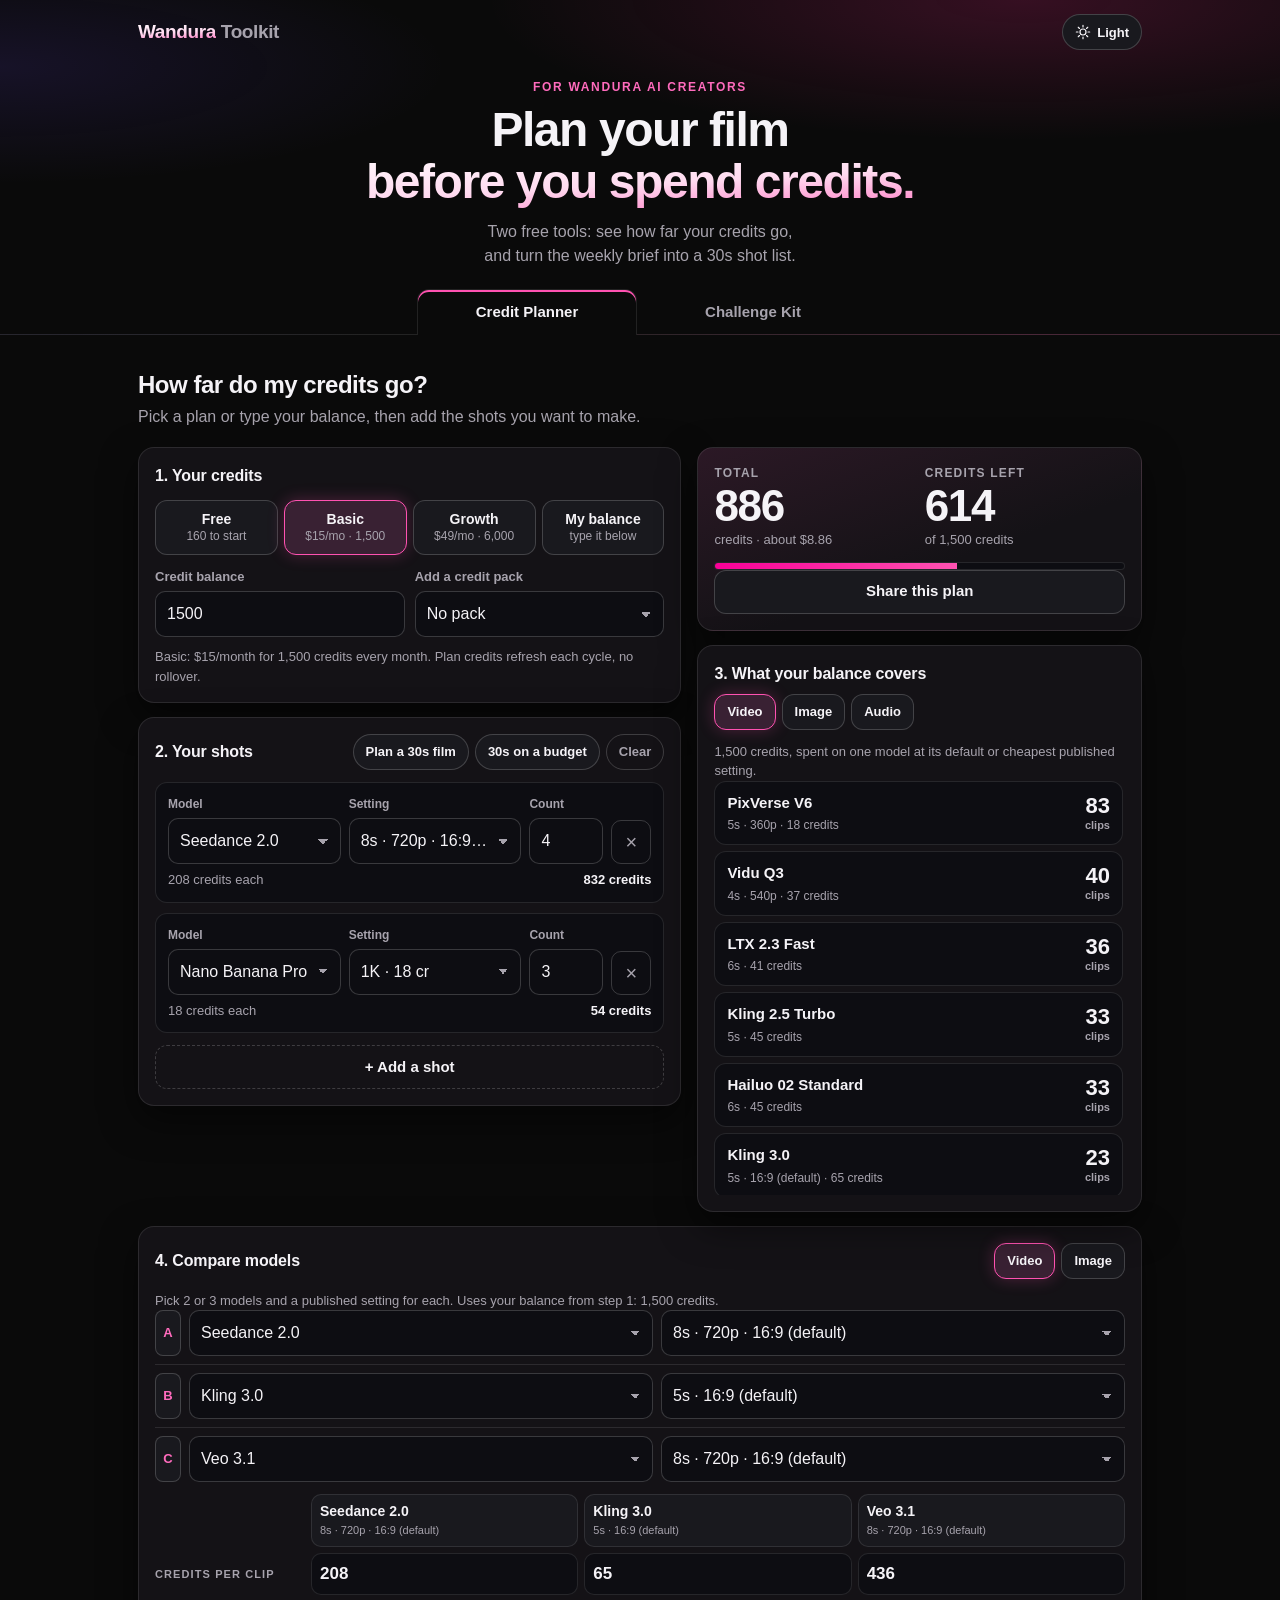
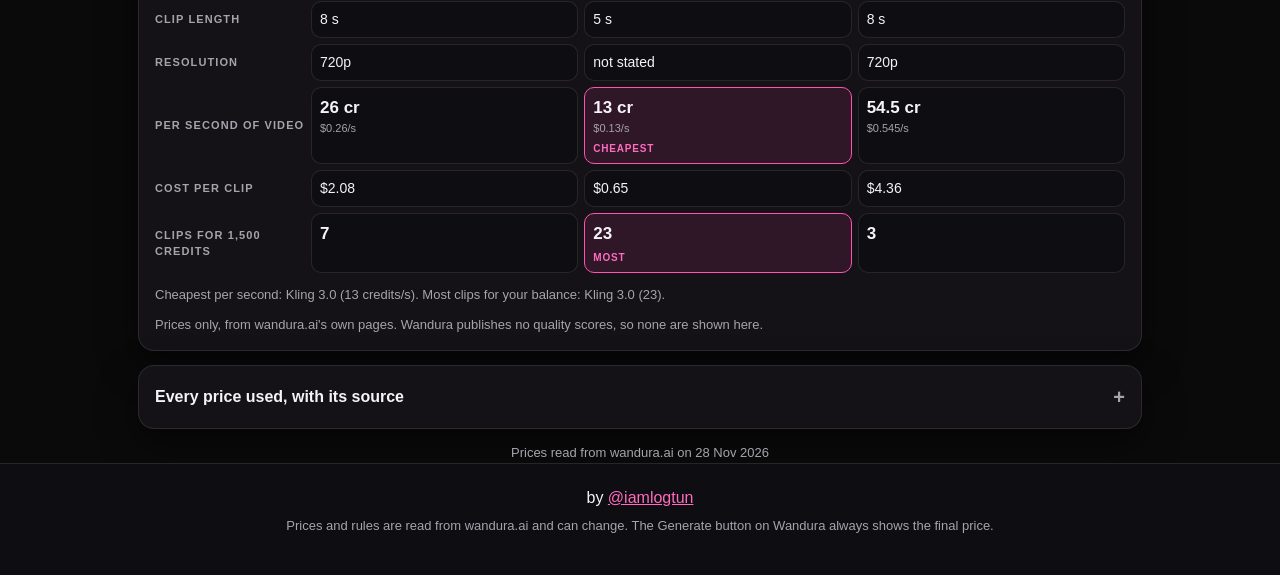
<file: site/index.html>
<!doctype html>
<html lang="en" data-theme="dark">
<head>
<meta charset="utf-8">
<meta name="viewport" content="width=device-width, initial-scale=1, viewport-fit=cover">
<title>Wandura Toolkit: Credit Planner and Weekly Challenge Kit</title>
<meta name="description" content="Free tools for Wandura AI creators: see how far your credits go, and turn the weekly challenge brief into a 30-second 9:16 shot list with prompts.">
<meta name="theme-color" content="#0a0a0a">
<meta property="og:title" content="Wandura Toolkit">
<meta property="og:description" content="How far do my credits go? Plus a shot list and prompt kit for the Wandura Weekly Challenge. By @iamlogtun.">
<link rel="stylesheet" href="styles.css">
</head>
<body>
<a class="skip" href="#main">Skip to the tools</a>
<header class="top">
  <div class="wrap top-row">
    <a class="wordmark" href="#" aria-label="Wandura Toolkit home"><span class="wm-a">Wandura</span> <span class="wm-b">Toolkit</span></a>
    <button id="themeBtn" class="theme-btn" type="button" aria-label="Switch to light mode" aria-pressed="false">
      <svg class="i-sun" viewBox="0 0 24 24" aria-hidden="true"><circle cx="12" cy="12" r="4.5"/><path d="M12 2v2.5M12 19.5V22M2 12h2.5M19.5 12H22M4.9 4.9l1.8 1.8M17.3 17.3l1.8 1.8M4.9 19.1l1.8-1.8M17.3 6.7l1.8-1.8"/></svg>
      <svg class="i-moon" viewBox="0 0 24 24" aria-hidden="true"><path d="M20 14.5A8 8 0 0 1 9.5 4a8 8 0 1 0 10.5 10.5z"/></svg>
      <span class="theme-label">Light</span>
    </button>
  </div>
  <div class="wrap hero">
    <p class="eyebrow">For Wandura AI creators</p>
    <h1><span class="h1-a">Plan your film</span> <span class="grad h1-b">before you spend credits.</span></h1>
    <p class="lede">Two free tools: see how far your credits go, and turn the weekly brief into a 30s shot list.</p>
  </div>
  <nav class="wrap tabs" role="tablist" aria-label="Tools">
    <button role="tab" id="tab-planner" aria-controls="panel-planner" aria-selected="true" class="tab" type="button">Credit Planner</button>
    <button role="tab" id="tab-kit" aria-controls="panel-kit" aria-selected="false" class="tab" type="button" tabindex="-1">Challenge Kit</button>
  </nav>
</header>

<main id="main" class="wrap">
<p class="warn share-note" id="shareNote" role="status" hidden></p>
<!-- TOOL 1 -->
<section id="panel-planner" role="tabpanel" aria-labelledby="tab-planner" class="panel">
  <div class="panel-head">
    <h2>How far do my credits go?</h2>
    <p class="muted">Pick a plan or type your balance, then add the shots you want to make.</p>
  </div>

  <div class="cols"><div class="col-l">
  <div class="card">
    <h3 class="card-title">1. Your credits</h3>
    <div class="seg" id="planSeg" role="radiogroup" aria-label="Plan"></div>
    <div class="row2">
      <label class="field">
        <span>Credit balance</span>
        <input id="balance" type="number" inputmode="numeric" min="0" step="1" value="1500">
      </label>
      <label class="field">
        <span>Add a credit pack</span>
        <select id="pack"></select>
      </label>
    </div>
    <p class="hint" id="planHint"></p>
  </div>

  <div class="card">
    <div class="card-title-row">
      <h3 class="card-title">2. Your shots</h3>
      <div class="presets">
        <button class="chip" type="button" data-preset="film">Plan a 30s film</button>
        <button class="chip" type="button" data-preset="budget">30s on a budget</button>
        <button class="chip ghost" type="button" data-preset="clear">Clear</button>
      </div>
    </div>
    <div id="shots" class="shots"></div>
    <button id="addShot" class="btn btn-ghost" type="button">+ Add a shot</button>
  </div>
  </div><div class="col-r">
  <div class="card result" aria-live="polite">
    <div class="stats">
      <div class="stat"><span class="stat-k">Total</span><span class="stat-v" id="sTotal">0</span><span class="stat-s" id="sTotalUsd">credits</span></div>
      <div class="stat"><span class="stat-k">Credits left</span><span class="stat-v" id="sLeft">0</span><span class="stat-s" id="sLeftNote">of your balance</span></div>
    </div>
    <div class="meter" aria-hidden="true"><span id="meterBar"></span></div>
    <p class="warn" id="unpubNote" hidden></p>
    <button id="sharePlan" class="btn wide share-btn" type="button">Share this plan</button>
  </div>

  <div class="card">
    <div class="card-title-row">
      <h3 class="card-title">3. What your balance covers</h3>
      <div class="seg small" id="kindSeg" role="radiogroup" aria-label="Type">
        <button type="button" role="radio" aria-checked="true" data-kind="video">Video</button>
        <button type="button" role="radio" aria-checked="false" data-kind="image">Image</button>
        <button type="button" role="radio" aria-checked="false" data-kind="audio">Audio</button>
      </div>
    </div>
    <p class="hint" id="coverHint"></p>
    <div id="cover" class="cover"></div>
  </div>
  </div></div>

  <div class="card compare" id="compareCard">
    <div class="card-title-row">
      <h3 class="card-title">4. Compare models</h3>
      <div class="seg small" id="cmpKind" role="radiogroup" aria-label="Compare type">
        <button type="button" role="radio" aria-checked="true" data-kind="video">Video</button>
        <button type="button" role="radio" aria-checked="false" data-kind="image">Image</button>
      </div>
    </div>
    <p class="hint" id="cmpHint"></p>
    <div id="cmpPick" class="cmp-pick"></div>
    <div id="cmpOut" class="cmp-out" aria-live="polite"></div>
    <p class="hint">Prices only, from wandura.ai's own pages. Wandura publishes no quality scores, so none are shown here.</p>
  </div>

  <details class="card prices">
    <summary><span>Every price used, with its source</span></summary>
    <div id="priceTable"></div>
  </details>
  <p class="stamp" id="stamp1"></p>
</section>

<!-- TOOL 2 -->
<section id="panel-kit" role="tabpanel" aria-labelledby="tab-kit" class="panel" hidden>
  <div class="panel-head">
    <p class="muted">This week's brief is loaded. Paste any week's brief to rebuild the kit.</p>
  </div>

  <div class="card brief">
    <div class="brief-top">
      <span class="pill" id="bWeek"></span><span class="pill pill-alt" id="bGenre"></span>
    </div>
    <p class="brief-title" id="bTitle"></p>
    <p class="brief-tag" id="bTag"></p>
    <dl class="facts" id="bFacts"></dl>
    <div class="countdown" id="bCount" hidden>
      <span class="cd-k" id="cdK">Ends in</span>
      <span class="cd-v" id="cdV"></span>
      <span class="cd-s" id="cdLocal"></span>
    </div>
    <p class="warn" id="bStatus"></p>
    <p class="hint">From <a id="bSrc" href="#" rel="noopener" target="_blank">wandura.ai/contests/film-weekly-challenges</a>, read <span id="bRead"></span>.</p>
  </div>

  <div class="card">
    <h3 class="card-title">The brief</h3>
    <label class="field">
      <span>Paste any week's brief here</span>
      <textarea id="briefText" rows="6"></textarea>
    </label>
    <button id="readBrief" class="btn" type="button">Read this brief</button>
    <div class="row2 mt">
      <label class="field"><span>Title</span><input id="fTitle" type="text"></label>
      <label class="field"><span>Genre template</span><select id="fGenre"></select></label>
      <label class="field"><span>Lead character (name)</span><input id="fLead" type="text"></label>
      <label class="field"><span>Setting</span><input id="fSetting" type="text"></label>
      <label class="field full"><span>Their look (kept the same in every shot)</span><input id="fLook" type="text"></label>
      <label class="field full"><span>The hook (what happens)</span><input id="fHook" type="text"></label>
      <label class="field"><span>Runtime target (s)</span><input id="fRuntime" type="number" min="10" max="60" inputmode="numeric"></label>
      <label class="field"><span>Model</span><input id="fModel" type="text"></label>
    </div>
    <button id="buildKit" class="btn btn-primary" type="button">Build my kit</button>
  </div>

  <div class="copy-row two">
    <button id="copyAll" class="btn btn-primary wide" type="button">Copy all</button>
    <button class="btn wide shareKit" type="button">Share</button>
  </div>
  <div id="kitOut" class="kit-out" aria-live="polite"></div>
  <div class="copy-row two">
    <button id="copyAll2" class="btn btn-primary wide" type="button">Copy all</button>
    <button class="btn wide shareKit" type="button">Share</button>
  </div>
  <p class="stamp" id="stamp2"></p>
</section>
</main>

<footer class="foot">
  <div class="wrap">
    <p>by <a href="https://x.com/iamlogtun" rel="noopener" target="_blank">@iamlogtun</a></p>
    <p class="muted small">Prices and rules are read from wandura.ai and can change. The Generate button on Wandura always shows the final price.</p>
  </div>
</footer>
<div id="toast" class="toast" role="status" aria-live="polite"></div>
<script src="data/prices.js"></script>
<script src="challenge-note.js"></script>
<script src="features.js"></script>
<script src="script.js"></script>
</body>
</html>
</file>
<file: site/styles.css>
:root{
  --bg:#0a0a0a; --bg2:#0d0d12; --surface:#141216; --surface2:#19191e; --line:#ffffff1a; --line2:#ffffff2e;
  --text:#f5f3f7; --muted:#a7a3ad; --brand:#ff52b1; --brand2:#f80097; --brand-ink:#ff6bbd; --blue:#6badff;
  --ok:#7fdca4; --bad:#ff5a5f; --warnbg:#ffa10014; --warn:#ffc35a;
  --grad:linear-gradient(177deg,#fff,#ffdbf0 52%,#ff6bbd 97%);
  --glow:radial-gradient(60% 60% at 80% 0%,#ff298f2e,transparent 70%),radial-gradient(50% 50% at 0% 20%,#734dff1f,transparent 70%);
  --radius:16px; --shadow:0 14px 36px #00000080;
  color-scheme:dark;
}
[data-theme="light"]{
  --bg:#f6f4f7; --bg2:#efecf1; --surface:#ffffff; --surface2:#f4f1f5; --line:#1412161a; --line2:#14121630;
  --text:#141216; --muted:#5d5863; --brand:#c4006f; --brand2:#c4006f; --brand-ink:#b10065; --blue:#215ceb;
  --ok:#0f7a43; --bad:#c62828; --warnbg:#ffa1001f; --warn:#7a4b00;
  --grad:linear-gradient(177deg,#141216,#6b1048 60%,#c4006f 97%);
  --glow:radial-gradient(60% 60% at 80% 0%,#ff298f1f,transparent 70%),radial-gradient(50% 50% at 0% 20%,#734dff14,transparent 70%);
  --shadow:0 10px 30px #1412161a;
  color-scheme:light;
}
*{box-sizing:border-box}
html{-webkit-text-size-adjust:100%}
body{margin:0;background:var(--bg);color:var(--text);font:16px/1.5 -apple-system,BlinkMacSystemFont,"SF Pro Text","Inter","Segoe UI",Roboto,Helvetica,Arial,sans-serif;overflow-x:hidden}
a{color:var(--brand-ink)}
a:hover{text-decoration-thickness:2px}
:focus-visible{outline:2px solid var(--blue);outline-offset:2px;border-radius:8px}
.wrap{width:100%;max-width:1040px;margin:0 auto;padding:0 18px}
.skip{position:absolute;left:-999px;top:8px;background:var(--surface);color:var(--text);padding:8px 12px;border-radius:8px;z-index:20}
.skip:focus{left:8px}
.muted{color:var(--muted)} .small{font-size:13px}
.top{background:var(--glow),var(--bg);border-bottom:1px solid var(--line);position:relative}
.top-row{display:flex;align-items:center;justify-content:space-between;padding-top:14px;padding-bottom:6px}
.wordmark{font-weight:800;letter-spacing:-.02em;font-size:19px;text-decoration:none;color:var(--text)}
.wm-a{background:var(--grad);-webkit-background-clip:text;background-clip:text;color:transparent}
.wm-b{color:var(--muted);font-weight:600}
.theme-btn{display:inline-flex;align-items:center;gap:6px;border:1px solid var(--line2);background:var(--surface2);color:var(--text);border-radius:999px;padding:7px 12px;font-family:inherit;font-weight:600;font-size:13px;line-height:1;cursor:pointer;min-height:36px}
.theme-btn svg{width:16px;height:16px;fill:none;stroke:currentColor;stroke-width:1.8;stroke-linecap:round}
.theme-btn .i-moon{display:none}
[data-theme="light"] .theme-btn .i-sun{display:none} [data-theme="light"] .theme-btn .i-moon{display:block}
.hero{padding-top:22px;padding-bottom:20px;text-align:center}
.eyebrow{margin:0 0 8px;font-size:12px;letter-spacing:.14em;text-transform:uppercase;color:var(--brand-ink);font-weight:700}
h1{margin:0 auto;font-size:clamp(28px,7.4vw,48px);line-height:1.08;letter-spacing:-.03em;font-weight:800;max-width:none;text-wrap:balance}
.h1-a,.h1-b{display:block}
.grad{background:var(--grad);-webkit-background-clip:text;background-clip:text;color:transparent}
.lede{color:var(--muted);margin:12px auto 0;max-width:34em;font-size:16px;text-wrap:balance}
.tabs{display:flex;justify-content:center;gap:6px;padding-bottom:0;position:relative;top:1px}
.tab{flex:1 1 0;max-width:220px;background:transparent;color:var(--muted);border:1px solid transparent;border-bottom:none;border-radius:12px 12px 0 0;padding:12px 10px;font-family:inherit;font-weight:700;font-size:15px;line-height:1.2;cursor:pointer;min-height:46px}
.tab[aria-selected="true"]{background:var(--bg);color:var(--text);border-color:var(--line);box-shadow:inset 0 2px 0 var(--brand)}
main.wrap{padding-top:28px}
.panel-head h2{margin:4px 0 2px;font-size:24px;letter-spacing:-.02em}
.panel-head p{margin:0 0 18px}
.card{background:var(--surface);border:1px solid var(--line);border-radius:var(--radius);padding:16px;margin:0 0 14px;box-shadow:var(--shadow)}
.card-title{margin:0 0 12px;font-size:16px;letter-spacing:-.01em}
.card-title-row{display:flex;flex-wrap:wrap;align-items:center;justify-content:space-between;gap:8px;margin-bottom:12px}
.card-title-row .card-title{margin:0}
.seg{display:flex;gap:6px;flex-wrap:wrap;margin-bottom:12px}
.seg button{flex:1 1 auto;min-width:0;border:1px solid var(--line2);background:var(--surface2);color:var(--text);border-radius:12px;padding:10px 10px;font-family:inherit;font-weight:600;font-size:14px;line-height:1.2;cursor:pointer;text-align:center;min-height:44px}
.seg button small{display:block;color:var(--muted);font-weight:500;font-size:12px;margin-top:2px}
.seg button[aria-checked="true"]{border-color:var(--brand);background:color-mix(in srgb,var(--brand) 14%,var(--surface2));box-shadow:0 0 16px color-mix(in srgb,var(--brand) 25%,transparent)}
#planSeg{display:grid;grid-template-columns:1fr 1fr}
@media (min-width:521px){#planSeg{grid-template-columns:repeat(4,1fr)}}
.seg.small{margin:0}
.seg.small button{padding:7px 12px;min-height:36px;font-size:13px;flex:0 0 auto}
.row2{display:grid;grid-template-columns:1fr 1fr;gap:10px}
.row2 .full{grid-column:1/-1}
.mt{margin-top:14px}
.field{display:flex;flex-direction:column;gap:5px;min-width:0}
.field>span{font-size:13px;color:var(--muted);font-weight:600}
input,select,textarea{width:100%;min-width:0;font:inherit;font-size:16px;color:var(--text);background:var(--bg2);border:1px solid var(--line2);border-radius:10px;padding:10px 11px;min-height:44px}
select{appearance:none;-webkit-appearance:none;background-image:linear-gradient(45deg,transparent 50%,var(--muted) 50%),linear-gradient(135deg,var(--muted) 50%,transparent 50%);background-position:calc(100% - 17px) 50%,calc(100% - 12px) 50%;background-size:5px 5px;background-repeat:no-repeat;padding-right:30px;text-overflow:ellipsis}
textarea{resize:vertical;line-height:1.45;min-height:120px}
.hint{font-size:13px;color:var(--muted);margin:10px 0 0}
.btn{display:inline-flex;align-items:center;justify-content:center;gap:6px;border:1px solid var(--line2);background:var(--surface2);color:var(--text);border-radius:12px;padding:11px 16px;font-family:inherit;font-weight:700;font-size:15px;line-height:1.1;cursor:pointer;min-height:44px;margin-top:12px}
.btn:hover{border-color:var(--brand)}
.btn-primary{background:linear-gradient(135deg,var(--brand2),var(--brand));border-color:transparent;color:#fff;box-shadow:0 8px 24px color-mix(in srgb,var(--brand) 35%,transparent)}
.btn-ghost{background:transparent;border-style:dashed;width:100%}
.btn.wide{width:100%;margin:0}
.chip{border:1px solid var(--line2);background:var(--surface2);color:var(--text);border-radius:999px;padding:7px 12px;font-family:inherit;font-weight:600;font-size:13px;line-height:1.1;cursor:pointer;min-height:36px}
.chip:hover{border-color:var(--brand)}
.chip.ghost{background:transparent;color:var(--muted)}
.presets{display:flex;gap:6px;flex-wrap:wrap}
.shots{display:flex;flex-direction:column;gap:10px}
.shot{display:grid;grid-template-columns:1fr 1fr 74px 40px;gap:8px;align-items:end;padding:12px;border:1px solid var(--line);border-radius:12px;background:var(--bg2)}
.shot .field>span{font-size:12px}
.shot .cost{grid-column:1/-1;display:flex;justify-content:space-between;font-size:13px;color:var(--muted);margin-top:-2px}
.shot .cost b{color:var(--text)}
.shot .cost .np{color:var(--warn)}
.icon-btn{width:40px;height:44px;border:1px solid var(--line2);background:transparent;color:var(--muted);border-radius:10px;cursor:pointer;font-size:20px;line-height:1}
.icon-btn:hover{color:var(--bad);border-color:var(--bad)}
.empty{color:var(--muted);font-size:14px;margin:4px 0 0}
.result{background:linear-gradient(160deg,color-mix(in srgb,var(--brand) 10%,var(--surface)),var(--surface) 60%)}
.stats{display:grid;grid-template-columns:1fr 1fr;gap:10px}
.stat{display:flex;flex-direction:column}
.stat-k{font-size:12px;letter-spacing:.1em;text-transform:uppercase;color:var(--muted);font-weight:700}
.stat-v{font-size:clamp(30px,9vw,44px);font-weight:800;letter-spacing:-.03em;line-height:1.1;font-variant-numeric:tabular-nums}
.stat-s{font-size:13px;color:var(--muted)}
.stat-v.neg{color:var(--bad)}
.meter{height:8px;border-radius:99px;background:var(--bg2);border:1px solid var(--line);overflow:hidden;margin-top:12px}
.meter span{display:block;height:100%;width:0;background:linear-gradient(90deg,var(--brand2),var(--brand));transition:width .25s}
.meter.over span{background:var(--bad)}
.warn{background:var(--warnbg);color:var(--warn);border-radius:10px;padding:9px 11px;font-size:13px;margin:12px 0 0}
.cover{display:grid;grid-template-columns:1fr;gap:6px}
.cv{display:grid;grid-template-columns:1fr auto;gap:2px 10px;padding:10px 12px;border:1px solid var(--line);border-radius:12px;background:var(--bg2)}
.cv-m{font-weight:700;font-size:15px}
.cv-s{font-size:12px;color:var(--muted);grid-column:1}
.cv-n{grid-row:1/span 2;grid-column:2;align-self:center;text-align:right;font-weight:800;font-size:22px;font-variant-numeric:tabular-nums;line-height:1}
.cv-n small{display:block;font-size:11px;font-weight:600;color:var(--muted);margin-top:3px}
.cv.np .cv-n{font-size:12px;color:var(--warn);font-weight:700;max-width:120px}
.prices summary{cursor:pointer;font-weight:700;list-style:none;display:flex;justify-content:space-between;align-items:center}
.prices summary::-webkit-details-marker{display:none}
.prices summary::after{content:"+";font-size:20px;color:var(--muted)}
.prices[open] summary::after{content:"–"}
.ptable{width:100%;border-collapse:collapse;margin-top:12px;font-size:13px}
.ptable th,.ptable td{text-align:left;padding:8px 6px;border-bottom:1px solid var(--line);vertical-align:top}
.ptable th{color:var(--muted);font-weight:700;font-size:12px}
.ptable td.n{text-align:right;font-variant-numeric:tabular-nums;white-space:nowrap;font-weight:700}
.ptable .grp td{padding-top:16px;font-weight:800;color:var(--brand-ink);border-bottom:none}
.ptable a{word-break:break-word}
.stamp{font-size:13px;color:var(--muted);text-align:center;margin:6px 0 0}
/* kit */
.brief{background:radial-gradient(80% 90% at 100% 0%,#ff298f26,transparent 60%),var(--surface)}
.brief-top{display:flex;gap:6px;flex-wrap:wrap}
.pill{display:inline-block;font-size:12px;font-weight:800;letter-spacing:.12em;text-transform:uppercase;padding:5px 10px;border-radius:999px;background:color-mix(in srgb,var(--brand) 18%,transparent);color:var(--brand-ink);border:1px solid color-mix(in srgb,var(--brand) 40%,transparent)}
.pill-alt{background:transparent;color:var(--muted);border-color:var(--line2)}
.brief-title{font-size:clamp(34px,10vw,54px);font-weight:900;letter-spacing:-.04em;line-height:1;margin:14px 0 6px}
.brief-tag{margin:0 0 12px;color:var(--muted)}
.facts{display:grid;grid-template-columns:1fr 1fr;gap:8px;margin:0}
.facts div{background:var(--bg2);border:1px solid var(--line);border-radius:12px;padding:9px 11px;min-width:0}
.facts dt{font-size:11px;letter-spacing:.1em;text-transform:uppercase;color:var(--muted);font-weight:700}
.facts dd{margin:2px 0 0;font-weight:700;font-size:14px;overflow-wrap:anywhere}
.kit-out{display:flex;flex-direction:column;gap:0}
.kit-sec h3{display:flex;justify-content:space-between;align-items:center;gap:8px}
.kshot{border:1px solid var(--line);border-radius:12px;background:var(--bg2);padding:12px;margin-top:10px}
.kshot-h{display:flex;justify-content:space-between;align-items:baseline;gap:8px}
.kshot-h b{font-size:15px}
.kshot-t{font-variant-numeric:tabular-nums;color:var(--brand-ink);font-weight:800;font-size:13px;white-space:nowrap}
.kshot-a{margin:6px 0 8px}
.ctrls{display:flex;flex-wrap:wrap;gap:5px;margin:0;padding:0;list-style:none}
.ctrls li{font-size:12px;border:1px solid var(--line2);border-radius:999px;padding:3px 9px;color:var(--muted);background:var(--surface)}
.ctrls li b{color:var(--text);font-weight:700}
.prompt{position:relative;margin-top:10px;background:var(--surface);border:1px solid var(--line);border-radius:10px;padding:10px 12px 10px;font-size:14px;line-height:1.5}
.prompt p{margin:0 0 8px;overflow-wrap:anywhere}
.copy{border:1px solid var(--line2);background:var(--surface2);color:var(--text);border-radius:8px;padding:6px 10px;font-family:inherit;font-weight:700;font-size:12px;line-height:1;cursor:pointer;min-height:32px}
.copy:hover{border-color:var(--brand)}
.cast{font-size:15px;margin:0}
.checks{list-style:none;margin:0;padding:0;display:flex;flex-direction:column;gap:8px}
.checks label{display:flex;gap:10px;align-items:flex-start;font-size:15px;cursor:pointer}
.checks input{width:20px;height:20px;min-height:0;margin:2px 0 0;flex:0 0 auto;accent-color:var(--brand)}
.costline{display:flex;justify-content:space-between;gap:10px;padding:8px 0;border-bottom:1px solid var(--line);font-size:14px}
.costline:last-child{border-bottom:none}
.costline b{white-space:nowrap;font-variant-numeric:tabular-nums}
.costline .np{color:var(--warn)}
.copy-row{margin:0 0 14px}
.foot{border-top:1px solid var(--line);padding:22px 0 34px;text-align:center;background:var(--bg2)}
.foot p{margin:0 0 6px}
.toast{position:fixed;left:50%;bottom:76px;transform:translateX(-50%) translateY(20px);background:var(--text);color:var(--bg);padding:9px 14px;border-radius:999px;font-weight:700;font-size:14px;opacity:0;pointer-events:none;transition:.2s;z-index:30}
.toast.on{opacity:1;transform:translateX(-50%) translateY(0)}
@media (max-width:520px){
  .shot{grid-template-columns:1fr 74px 40px}
  .shot .f-model{grid-column:1/-1}
  .row2{grid-template-columns:1fr}
  .facts{grid-template-columns:1fr 1fr}
  .tab{max-width:none}
}
@media (max-width:480px){
  .hero{padding-top:14px;padding-bottom:16px}
  h1{font-size:clamp(22px,6.8vw,30px)}
  .lede{font-size:15px;margin-top:10px}
  main.wrap{padding-top:22px}
}
@media (min-width:860px){
  .cols{display:grid;grid-template-columns:1.1fr .9fr;gap:16px;align-items:start}
  .col-r{position:sticky;top:12px}
  .cover{max-height:46vh;overflow:auto;padding-right:2px}
}
@media (prefers-reduced-motion:reduce){*{transition:none!important}}

/* ---------- v2: share, countdown, compare ---------- */
.share-note{margin:14px 0 0}
.share-btn{margin-top:12px}
.copy-row.two{display:grid;grid-template-columns:2fr 1fr;gap:8px}
.countdown{display:grid;grid-template-columns:auto 1fr;align-items:baseline;gap:2px 12px;margin:10px 0 0;padding:12px 14px;border-radius:12px;border:1px solid color-mix(in srgb,var(--brand) 45%,transparent);background:color-mix(in srgb,var(--brand) 10%,var(--bg2))}
.cd-k{font-size:12px;letter-spacing:.1em;text-transform:uppercase;color:var(--muted);font-weight:700}
.cd-v{font-size:26px;font-weight:800;letter-spacing:-.02em;font-variant-numeric:tabular-nums;line-height:1.1;text-align:right}
.cd-s{grid-column:1/-1;font-size:13px;color:var(--muted)}
.countdown.closed{border-color:var(--line2);background:var(--bg2)}
.countdown.closed .cd-v{color:var(--muted)}
.cmp-pick{display:grid;gap:8px;margin:0 0 12px}
.cmp-slot{display:grid;grid-template-columns:26px minmax(0,1fr);gap:6px 8px;align-items:end;padding-bottom:8px;border-bottom:1px solid var(--line)}
.cmp-slot:last-child{border-bottom:none;padding-bottom:0}
.cmp-slot>.field:nth-of-type(2){grid-column:2}
.cmp-slot .field>span{position:absolute;width:1px;height:1px;overflow:hidden;clip:rect(0 0 0 0)}
.cmp-slot .field{margin:0;min-width:0}
.cmp-slot select{width:100%;min-width:0}
.cmp-l{grid-row:1/span 2;align-self:stretch;height:auto!important;display:inline-flex;align-items:center;justify-content:center;width:26px;height:44px;border-radius:8px;background:var(--surface2);border:1px solid var(--line2);font-weight:800;font-size:13px;color:var(--brand-ink)}
.cmp-grid{display:grid;grid-template-columns:repeat(var(--n,3),minmax(0,1fr));gap:6px}
.cmp-corner{display:none}
.cmp-h{padding:8px 8px;border-radius:10px;background:var(--surface2);border:1px solid var(--line);min-width:0}
.cmp-h b{display:block;font-size:14px;line-height:1.2;overflow-wrap:anywhere}
.cmp-h small{display:block;font-size:11px;color:var(--muted);margin-top:2px;overflow-wrap:anywhere}
.cmp-k{grid-column:1/-1;font-size:11px;letter-spacing:.1em;text-transform:uppercase;color:var(--muted);font-weight:700;margin-top:6px}
.cmp-v{padding:7px 8px;border-radius:10px;background:var(--bg2);border:1px solid var(--line);font-size:14px;font-variant-numeric:tabular-nums;min-width:0;overflow-wrap:anywhere}
.cmp-v b{font-size:17px;font-weight:800}
.cmp-v small{display:block;font-size:11px;color:var(--muted)}
.cmp-v .np{color:var(--warn);font-weight:700;font-size:12px}
.cmp-v.na{color:var(--muted)}
.cmp-v.best{border-color:var(--brand);background:color-mix(in srgb,var(--brand) 14%,var(--bg2))}
.cmp-v .tag{display:block;margin-top:4px;font-size:10px;font-weight:800;letter-spacing:.08em;text-transform:uppercase;color:var(--brand-ink)}
.cmp-sum{margin-top:12px}
@media (min-width:640px){
  .cmp-grid{grid-template-columns:150px repeat(var(--n,3),minmax(0,1fr))}
  .cmp-corner{display:block}
  .cmp-slot{grid-template-columns:26px minmax(0,1fr) minmax(0,1fr)}
  .cmp-slot>.field:nth-of-type(2){grid-column:auto}
  .cmp-l{grid-row:auto}
  .cmp-k{grid-column:auto;margin:0;align-self:center}
  .copy-row.two{grid-template-columns:3fr 1fr}
}
[hidden]{display:none!important}
</file>
